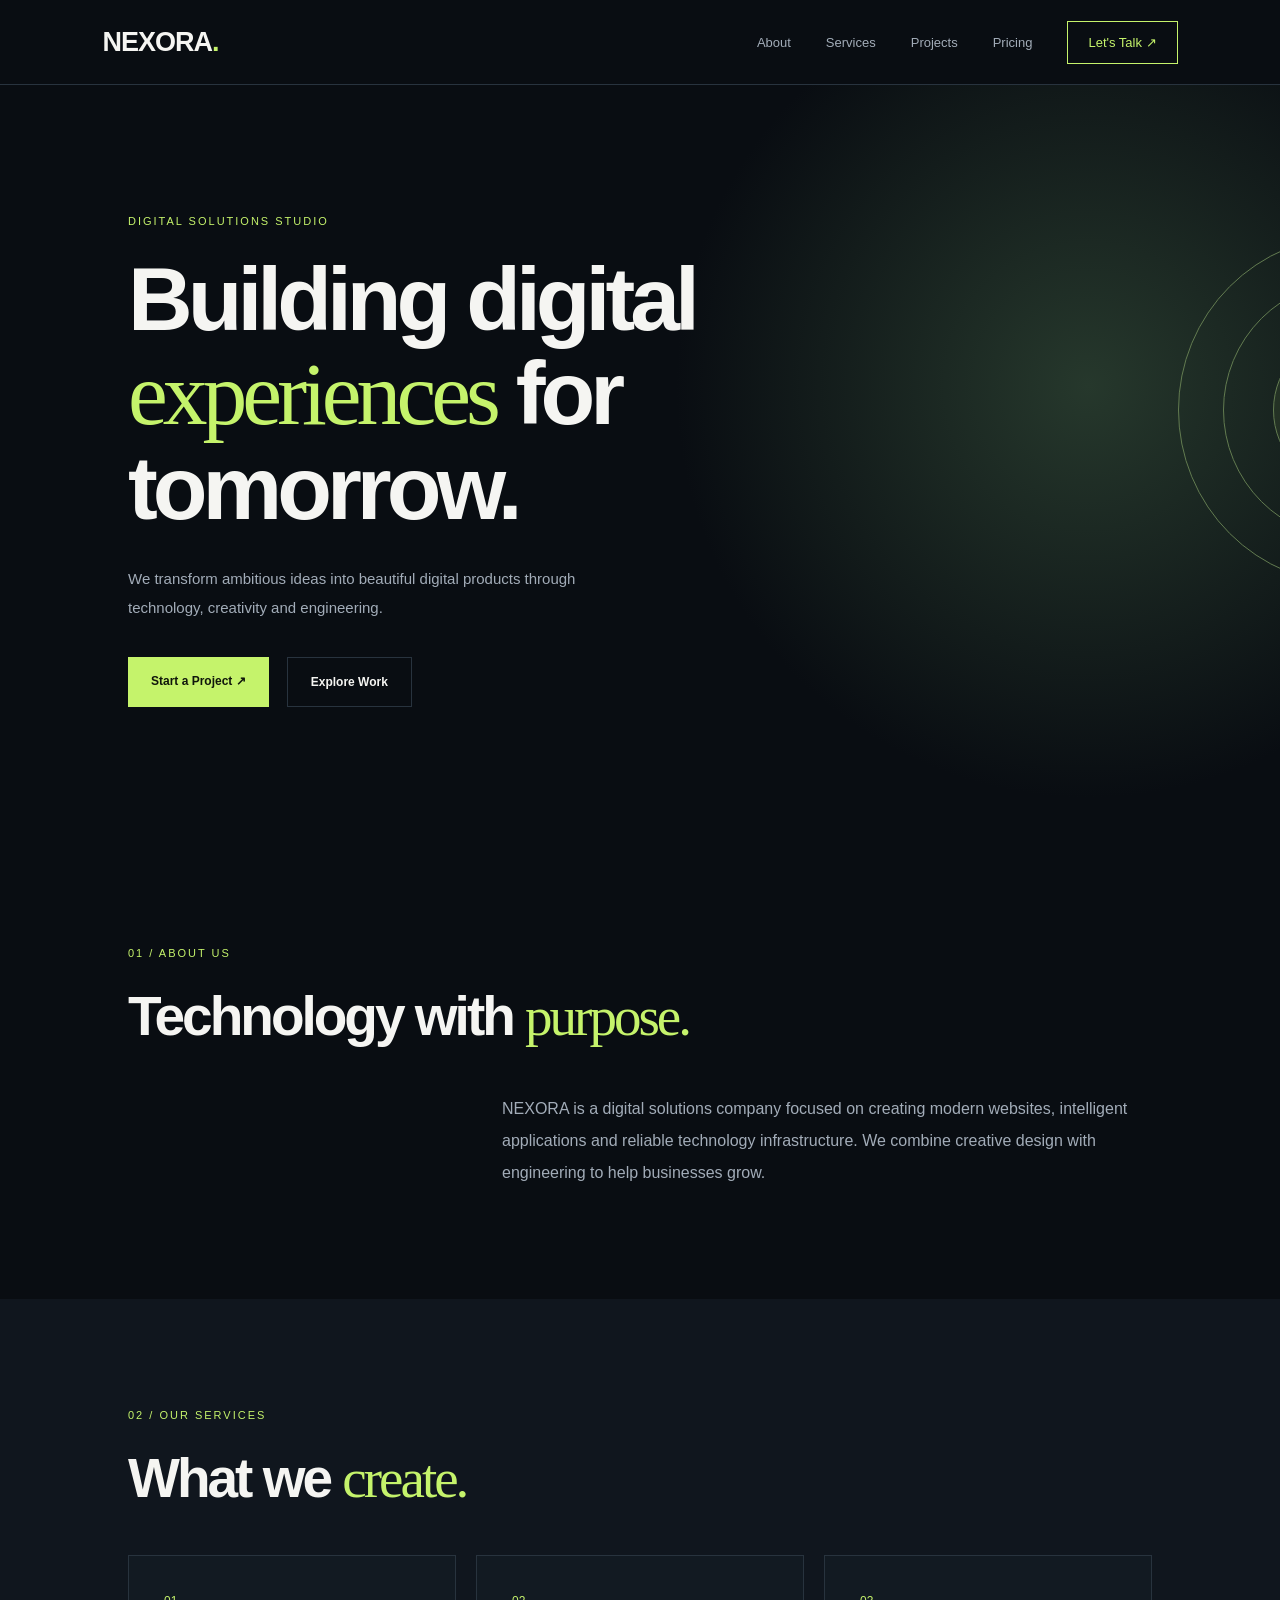
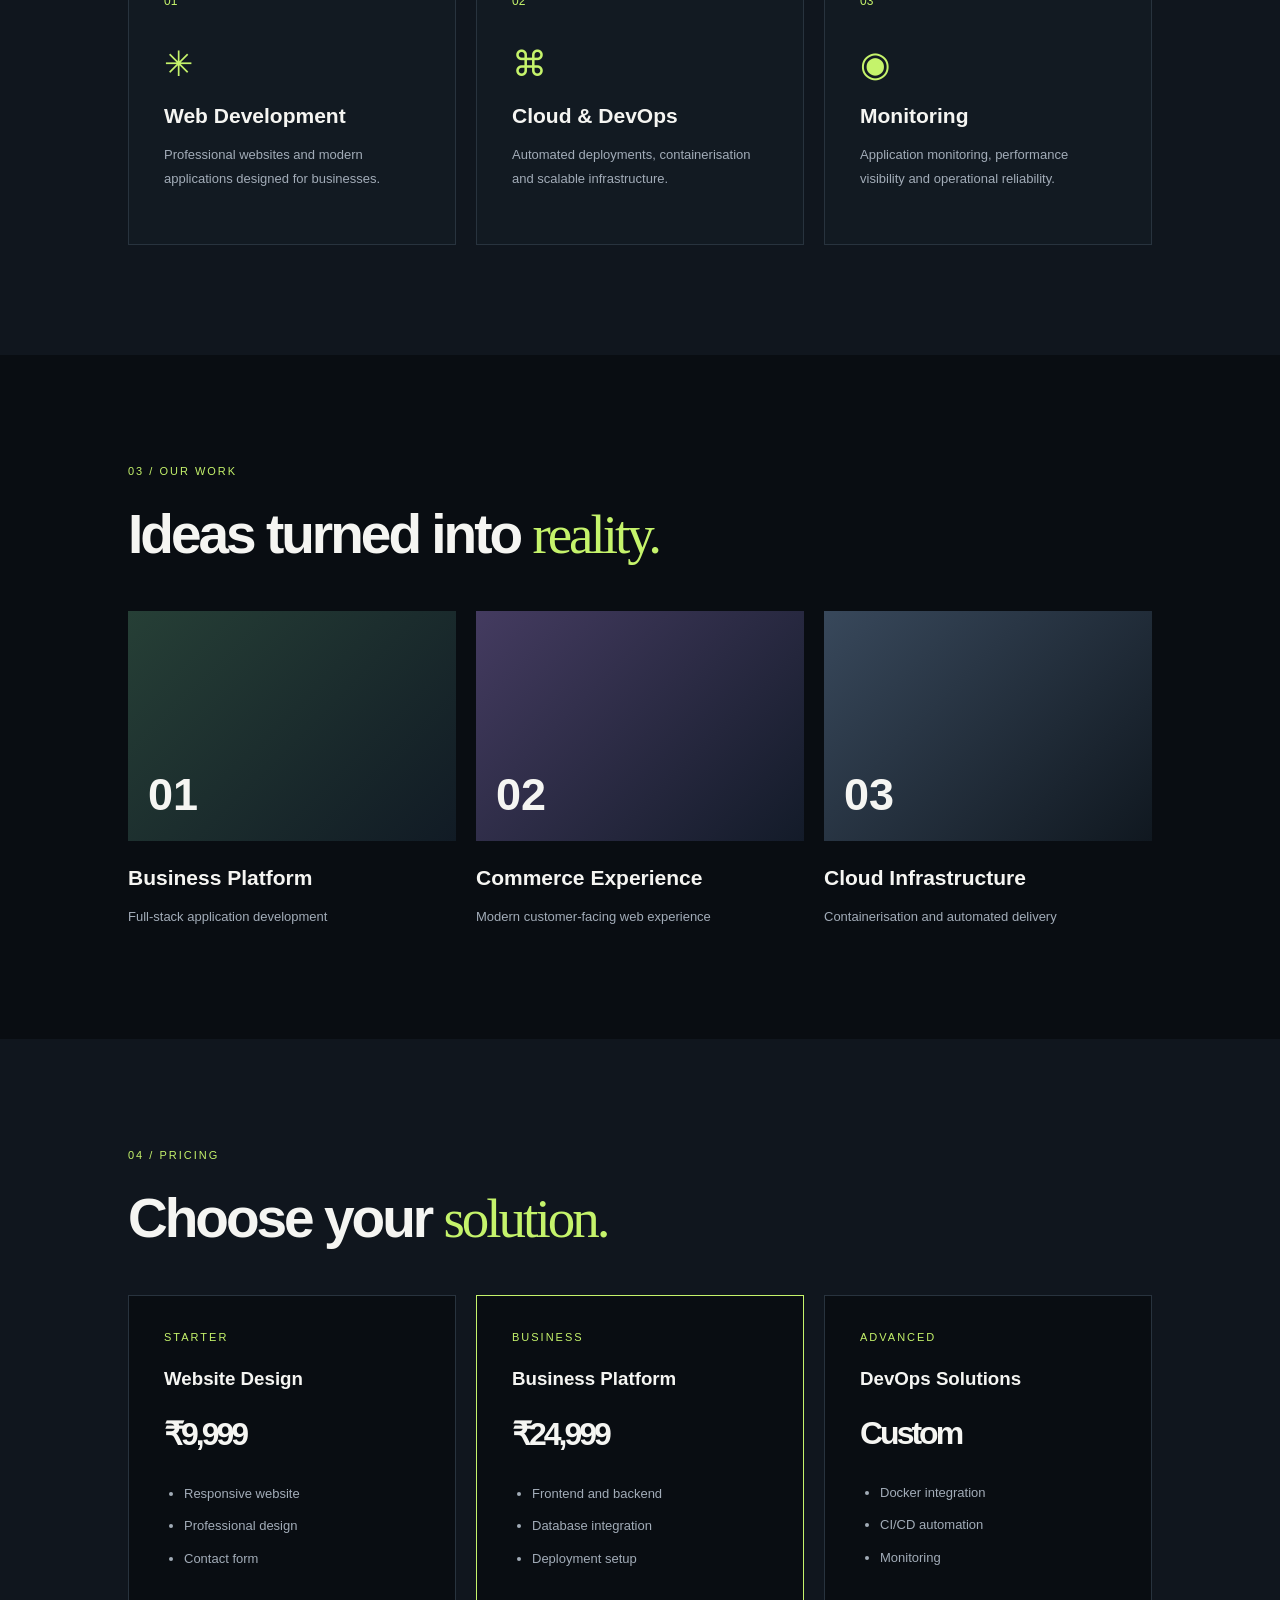
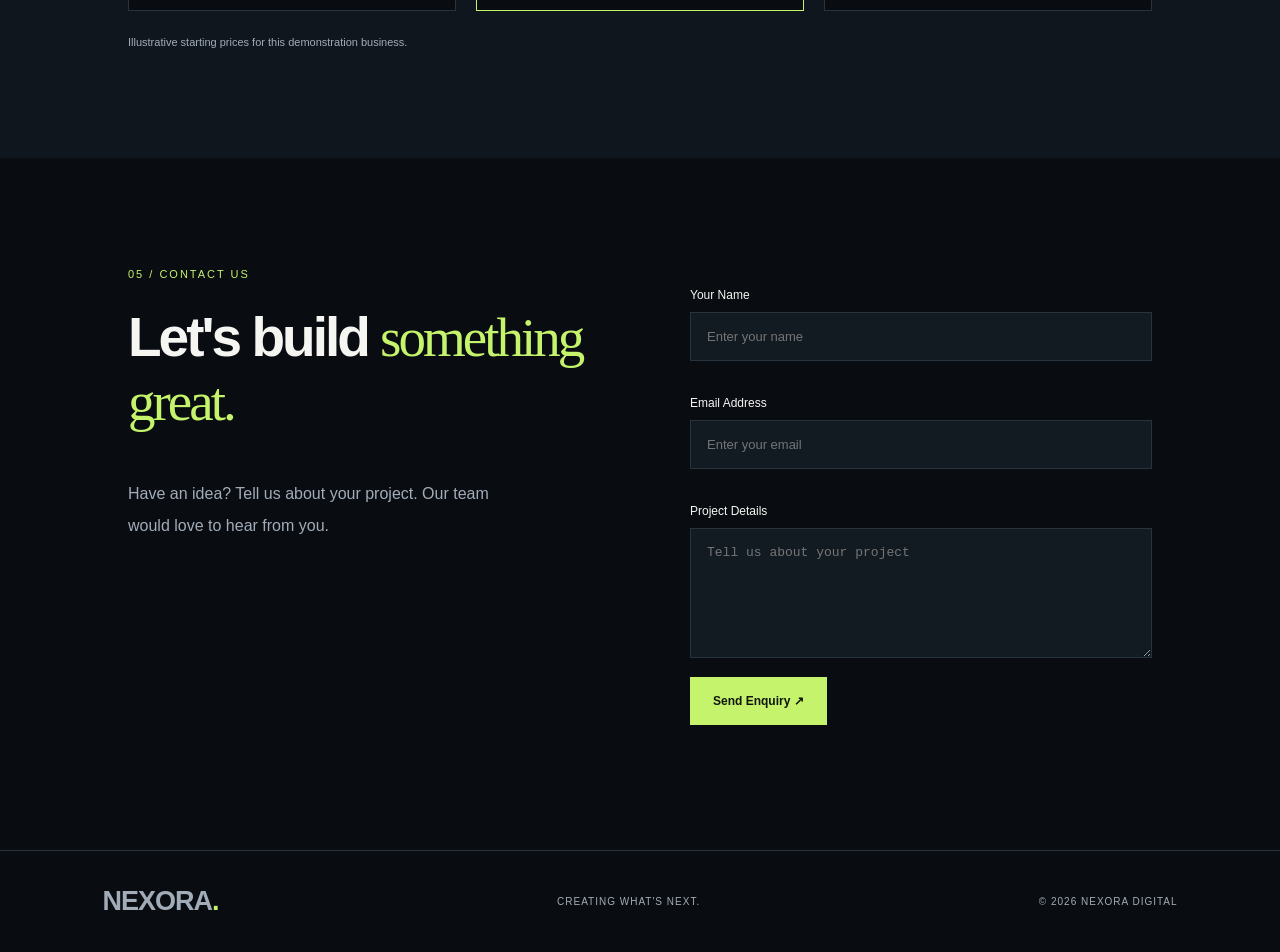
<file: index.html>
<!DOCTYPE html>
<html lang="en">

<head>
    <meta charset="UTF-8">
    <meta name="viewport" content="width=device-width, initial-scale=1.0">

    <title>NEXORA | Digital Solutions Studio</title>

    <meta name="description"
          content="NEXORA builds digital experiences, cloud platforms and modern business solutions.">

    <link rel="stylesheet" href="/styles.css">
</head>

<body>

<nav class="navbar">

    <a href="#" class="logo">NEXORA<span>.</span></a>

    <div class="nav-links">
        <a href="#about">About</a>
        <a href="#services">Services</a>
        <a href="#projects">Projects</a>
        <a href="#pricing">Pricing</a>
        <a href="#contact" class="nav-button">Let's Talk ↗</a>
    </div>

</nav>


<header class="hero">

    <div class="hero-content">

        <p class="eyebrow">DIGITAL SOLUTIONS STUDIO</p>

        <h1>
            Building digital
            <span>experiences</span>
            for tomorrow.
        </h1>

        <p class="hero-description">
            We transform ambitious ideas into beautiful digital
            products through technology, creativity and engineering.
        </p>

        <div class="hero-actions">

            <a href="#contact" class="primary-button">
                Start a Project ↗
            </a>

            <a href="#projects" class="secondary-button">
                Explore Work
            </a>

        </div>

    </div>

    <div class="hero-decoration">
        <div class="circle circle-one"></div>
        <div class="circle circle-two"></div>
        <div class="circle circle-three"></div>
    </div>

</header>


<section id="about" class="about section">

    <p class="eyebrow">01 / ABOUT US</p>

    <h2>
        Technology with
        <span>purpose.</span>
    </h2>

    <p>
        NEXORA is a digital solutions company focused on
        creating modern websites, intelligent applications
        and reliable technology infrastructure.

        We combine creative design with engineering
        to help businesses grow.
    </p>

</section>


<section id="services" class="services section">

    <p class="eyebrow">02 / OUR SERVICES</p>

    <h2>What we <span>create.</span></h2>

    <div class="service-grid">

        <article class="service-card">

            <span>01</span>

            <div class="service-icon">✳</div>

            <h3>Web Development</h3>

            <p>
                Professional websites and modern
                applications designed for businesses.
            </p>

        </article>


        <article class="service-card">

            <span>02</span>

            <div class="service-icon">⌘</div>

            <h3>Cloud & DevOps</h3>

            <p>
                Automated deployments, containerisation
                and scalable infrastructure.
            </p>

        </article>


        <article class="service-card">

            <span>03</span>

            <div class="service-icon">◉</div>

            <h3>Monitoring</h3>

            <p>
                Application monitoring, performance
                visibility and operational reliability.
            </p>

        </article>

    </div>

</section>


<section id="projects" class="projects section">

    <p class="eyebrow">03 / OUR WORK</p>

    <h2>Ideas turned into <span>reality.</span></h2>

    <div class="project-grid">

        <article class="project-card">

            <div class="project-image project-one">
                <span>01</span>
            </div>

            <h3>Business Platform</h3>

            <p>Full-stack application development</p>

        </article>


        <article class="project-card">

            <div class="project-image project-two">
                <span>02</span>
            </div>

            <h3>Commerce Experience</h3>

            <p>Modern customer-facing web experience</p>

        </article>


        <article class="project-card">

            <div class="project-image project-three">
                <span>03</span>
            </div>

            <h3>Cloud Infrastructure</h3>

            <p>Containerisation and automated delivery</p>

        </article>

    </div>

</section>


<section id="pricing" class="pricing section">

    <p class="eyebrow">04 / PRICING</p>

    <h2>Choose your <span>solution.</span></h2>

    <div class="pricing-grid">

        <article class="price-card">

            <p>STARTER</p>

            <h3>Website Design</h3>

            <h2>₹9,999</h2>

            <ul>
                <li>Responsive website</li>
                <li>Professional design</li>
                <li>Contact form</li>
            </ul>

        </article>


        <article class="price-card featured">

            <p>BUSINESS</p>

            <h3>Business Platform</h3>

            <h2>₹24,999</h2>

            <ul>
                <li>Frontend and backend</li>
                <li>Database integration</li>
                <li>Deployment setup</li>
            </ul>

        </article>


        <article class="price-card">

            <p>ADVANCED</p>

            <h3>DevOps Solutions</h3>

            <h2>Custom</h2>

            <ul>
                <li>Docker integration</li>
                <li>CI/CD automation</li>
                <li>Monitoring</li>
            </ul>

        </article>

    </div>

    <p class="pricing-note">
        Illustrative starting prices for this demonstration business.
    </p>

</section>


<section id="contact" class="contact section">

    <div class="contact-info">

        <p class="eyebrow">05 / CONTACT US</p>

        <h2>
            Let's build
            <span>something great.</span>
        </h2>

        <p>
            Have an idea? Tell us about your project.
            Our team would love to hear from you.
        </p>

    </div>


    <form id="enquiryForm">

        <label>Your Name</label>

        <input
            type="text"
            name="name"
            placeholder="Enter your name"
            maxlength="100"
            required
        >


        <label>Email Address</label>

        <input
            type="email"
            name="email"
            placeholder="Enter your email"
            maxlength="150"
            required
        >


        <label>Project Details</label>

        <textarea
            name="message"
            placeholder="Tell us about your project"
            maxlength="2000"
            required
        ></textarea>


        <button type="submit" class="primary-button">
            Send Enquiry ↗
        </button>

        <p id="formStatus"></p>

    </form>

</section>


<footer>

    <a href="#" class="logo">NEXORA<span>.</span></a>

    <p>CREATING WHAT'S NEXT.</p>

    <p>© 2026 NEXORA DIGITAL</p>

</footer>


<script src="/app.js"></script>

</body>
</html>
</file>
<file: styles.css>
* {
    margin: 0;
    padding: 0;
    box-sizing: border-box;
}

html {
    scroll-behavior: smooth;
}

:root {
    --background: #090d12;
    --surface: #121a22;
    --text: #f5f5f2;
    --muted: #a2acb8;
    --accent: #c5f36b;
    --border: #28333e;
}

body {
    background: var(--background);
    color: var(--text);
    font-family: Arial, sans-serif;
}

a {
    text-decoration: none;
    color: inherit;
}

.navbar {
    height: 85px;
    display: flex;
    align-items: center;
    justify-content: space-between;
    padding: 0 8%;
    border-bottom: 1px solid var(--border);
}

.logo {
    font-size: 27px;
    font-weight: 900;
    letter-spacing: -1px;
}

.logo span {
    color: var(--accent);
}

.nav-links {
    display: flex;
    align-items: center;
    gap: 35px;
    font-size: 13px;
    color: var(--muted);
}

.nav-button {
    padding: 13px 20px;
    border: 1px solid var(--accent);
    color: var(--accent);
}

.hero {
    min-height: 680px;
    padding: 130px 10%;
    position: relative;
    overflow: hidden;
    background:
        radial-gradient(
            circle at 85% 40%,
            #26382c,
            transparent 35%
        );
}

.hero-content {
    position: relative;
    z-index: 2;
    max-width: 750px;
}

.eyebrow {
    color: var(--accent);
    font-size: 11px;
    letter-spacing: 2px;
    margin-bottom: 25px;
}

.hero h1 {
    font-size: clamp(55px, 7vw, 90px);
    line-height: 1.05;
    letter-spacing: -5px;
    margin-bottom: 30px;
}

.hero h1 span,
h2 span {
    color: var(--accent);
    font-family: Georgia, serif;
    font-weight: normal;
}

.hero-description {
    color: var(--muted);
    max-width: 480px;
    line-height: 1.9;
    font-size: 15px;
}

.hero-actions {
    display: flex;
    gap: 18px;
    margin-top: 35px;
}

.primary-button,
.secondary-button {
    display: inline-block;
    padding: 17px 23px;
    font-size: 12px;
    font-weight: bold;
    border: none;
    cursor: pointer;
}

.primary-button {
    background: var(--accent);
    color: #10160b;
}

.secondary-button {
    border: 1px solid var(--border);
}

.hero-decoration {
    position: absolute;
    right: 8%;
    top: 20%;
}

.circle {
    position: absolute;
    border: 1px solid #627b50;
    border-radius: 50%;
}

.circle-one {
    width: 350px;
    height: 350px;
}

.circle-two {
    width: 260px;
    height: 260px;
    top: 45px;
    left: 45px;
}

.circle-three {
    width: 160px;
    height: 160px;
    top: 95px;
    left: 95px;
    background: #c5f36b10;
}

.section {
    padding: 110px 10%;
}

.section h2 {
    font-size: 55px;
    letter-spacing: -3px;
    margin-bottom: 45px;
}

.about > p:last-child {
    max-width: 650px;
    margin-left: auto;
    color: var(--muted);
    line-height: 2;
}

.services {
    background: #10161e;
}

.service-grid,
.project-grid,
.pricing-grid {
    display: grid;
    grid-template-columns: repeat(3, 1fr);
    gap: 20px;
}

.service-card {
    background: var(--surface);
    border: 1px solid var(--border);
    padding: 35px;
    min-height: 290px;
    transition: transform 0.3s;
}

.service-card:hover,
.project-card:hover {
    transform: translateY(-7px);
}

.service-card > span {
    color: var(--accent);
    font-size: 12px;
}

.service-icon {
    color: var(--accent);
    font-size: 35px;
    margin: 35px 0 20px;
}

.service-card h3,
.project-card h3 {
    font-size: 21px;
    margin-bottom: 15px;
}

.service-card p,
.project-card p {
    color: var(--muted);
    line-height: 1.8;
    font-size: 13px;
}

.project-image {
    height: 230px;
    padding: 20px;
    margin-bottom: 25px;
    display: flex;
    align-items: end;
    font-size: 45px;
    font-weight: bold;
    background: linear-gradient(135deg, #243c35, #151c29);
}

.project-one {
    background: linear-gradient(135deg, #263f36, #111b25);
}

.project-two {
    background: linear-gradient(135deg, #443b60, #131b29);
}

.project-three {
    background: linear-gradient(135deg, #38485b, #101820);
}

.project-card {
    transition: transform 0.3s;
}

.pricing {
    background: #10161e;
}

.price-card {
    padding: 35px;
    background: var(--background);
    border: 1px solid var(--border);
}

.price-card.featured {
    border-color: var(--accent);
}

.price-card > p {
    color: var(--accent);
    font-size: 11px;
    letter-spacing: 2px;
}

.price-card h3 {
    margin: 25px 0;
}

.price-card h2 {
    font-size: 32px;
    margin-bottom: 25px;
}

.price-card ul {
    color: var(--muted);
    padding-left: 20px;
    line-height: 2.5;
    font-size: 13px;
}

.pricing-note {
    color: var(--muted);
    font-size: 11px;
    margin-top: 25px;
}

.contact {
    display: grid;
    grid-template-columns: 1fr 1fr;
    gap: 100px;
}

.contact-info p:last-child {
    color: var(--muted);
    line-height: 2;
    max-width: 400px;
}

form label {
    display: block;
    font-size: 12px;
    margin: 20px 0 10px;
}

input,
textarea {
    width: 100%;
    background: var(--surface);
    color: white;
    border: 1px solid var(--border);
    padding: 16px;
    margin-bottom: 15px;
    font-size: 13px;
}

textarea {
    min-height: 130px;
    resize: vertical;
}

input:focus,
textarea:focus {
    outline: 1px solid var(--accent);
}

#formStatus {
    color: var(--accent);
    margin-top: 15px;
    font-size: 12px;
}

footer {
    padding: 35px 8%;
    border-top: 1px solid var(--border);
    display: flex;
    align-items: center;
    justify-content: space-between;
    color: var(--muted);
    font-size: 10px;
    letter-spacing: 1px;
}

@media (max-width: 750px) {

    .navbar {
        padding: 0 5%;
    }

    .nav-links {
        gap: 12px;
    }

    .nav-links a:not(.nav-button) {
        display: none;
    }

    .hero {
        padding: 100px 7%;
    }

    .hero h1 {
        letter-spacing: -3px;
    }

    .section {
        padding: 75px 7%;
    }

    .service-grid,
    .project-grid,
    .pricing-grid,
    .contact {
        grid-template-columns: 1fr;
    }

    .contact {
        gap: 45px;
    }

    .hero-decoration {
        opacity: 0.2;
    }

    footer {
        flex-wrap: wrap;
        gap: 20px;
    }
}
</file>
